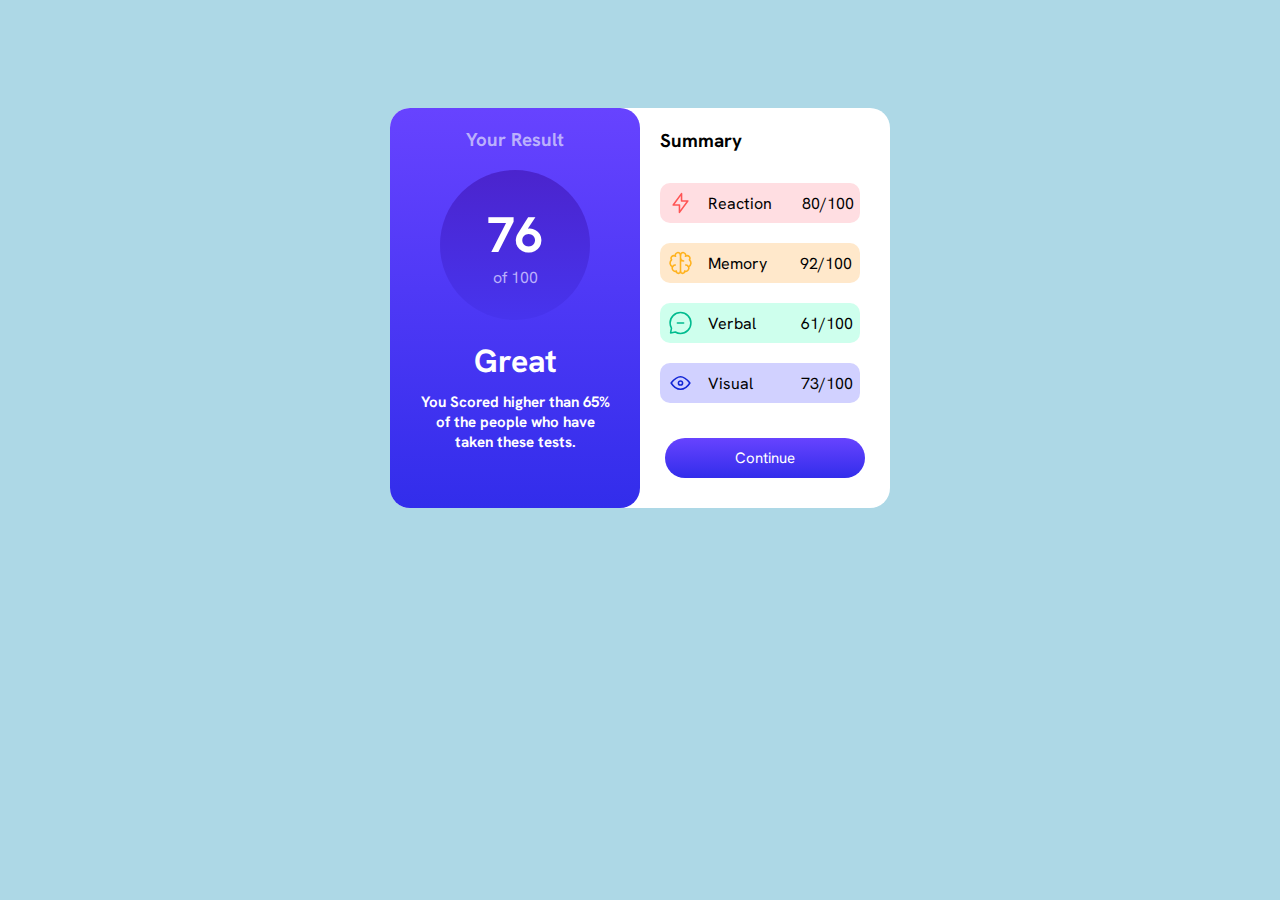
<file: index.html>
<!DOCTYPE html>
<html lang="en">
<head>
    <meta charset="UTF-8">
    <meta name="viewport" content="width=device-width, initial-scale=1.0">
    <title>Result card</title>
    <link rel="stylesheet" href="styles.css">
</head>
<body>
    <div class="container">
        <div class="left">
            <h3 class="leftheader">Your Result</h3>
            
            <div class="circle">
                <h1 class="percent">76</h1>
                <p class="total">of 100</p>
            </div>

            <div class="leftfooter">
                <h1 class="footertext1">Great</h1>
                <h3 class="footertext2">You Scored higher than 65% of the people who have taken these tests.</h3>
            </div>
      
        </div>
        <div class="right">
            <h3 class="rightheader">Summary</h3>
        <div class="reaction">
            <img class="icon1" src="assets/images/icon-reaction.svg" alt="">
            <p class="t1">Reaction</p>
            <p class="per1">80/100</p>
        </div>
        
        <div class="memory">
            <img class="icon2" src="assets/images/icon-memory.svg" alt="">
            <p class="t2">Memory</p>
            <p class="per2">92/100</p>
        </div>

        <div class="verbal">
            <img class="icon3" src="assets/images/icon-verbal.svg" alt="">
            <p class="t3">Verbal</p>
            <p class="per3">61/100</p>
        </div>

        <div class="visual">
            <img class="icon4" src="assets/images/icon-visual.svg" alt="">
            <p class="t4">Visual</p>
            <p class="per4">73/100</p></div>
            <button>Continue</button>
        </div>
        
    </div>
</body>
</html>
</file>
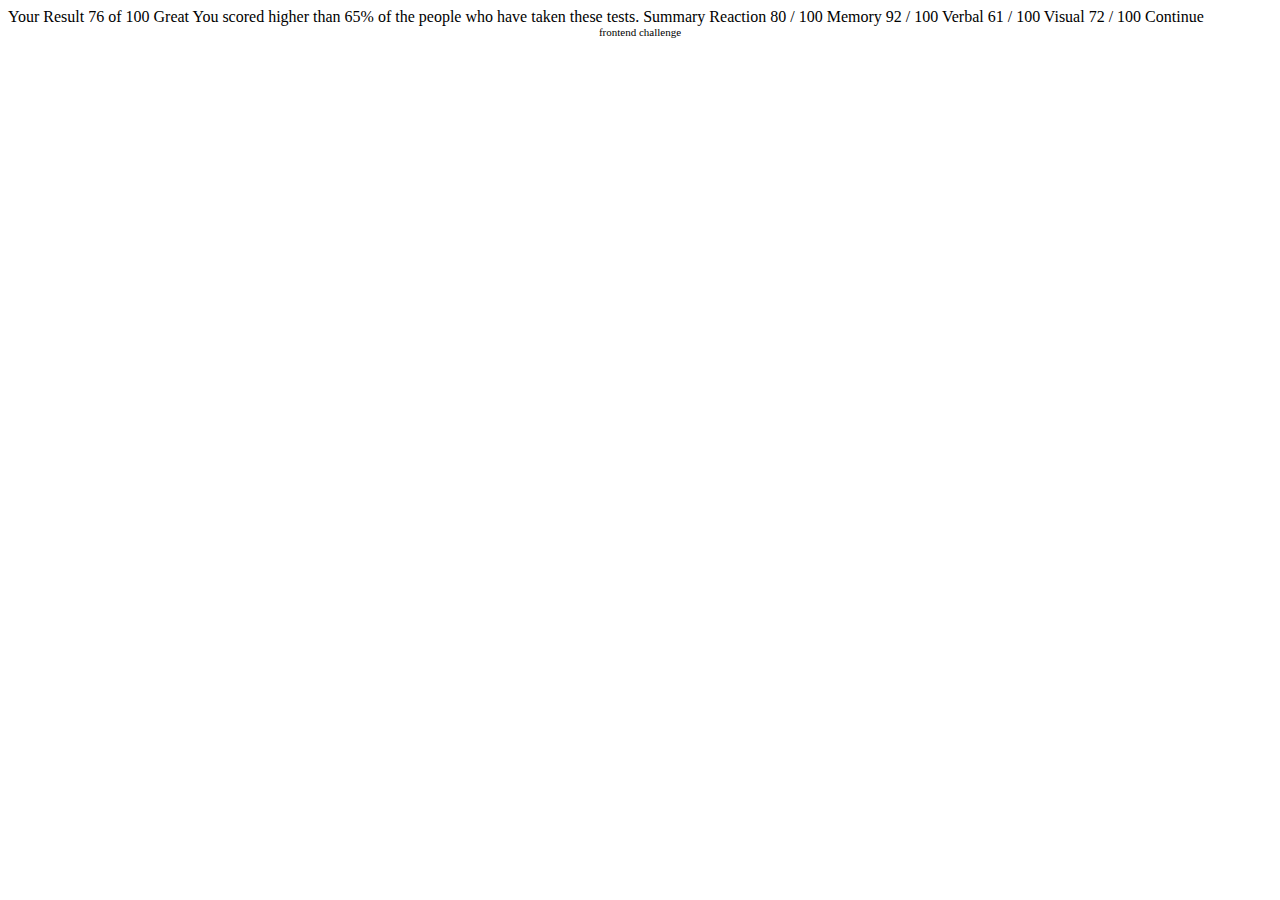
<file: index2.html>
<!DOCTYPE html>
<html lang="en">
<head>
  <meta charset="UTF-8">
  <meta name="viewport" content="width=device-width, initial-scale=1.0"> <!-- displays site properly based on user's device -->

  <link rel="icon" type="image/png" sizes="32x32" href="./assets/images/favicon-32x32.png">
  
  <title>Results summary component</title>

  <!-- Feel free to remove these styles or customise in your own stylesheet 👍 -->
  <style>
    .attribution { font-size: 11px; text-align: center; }
    .attribution a { color: hsl(228, 45%, 44%); }
  </style>
</head>
<body>

  Your Result
  76
  of 100

  Great
  You scored higher than 65% of the people who have taken these tests.
  
  Summary

  Reaction
  80 / 100

  Memory
  92 / 100

  Verbal
  61 / 100

  Visual
  72 / 100

  Continue
  
  <div class="attribution">
    frontend challenge
  </div>
</body>
</html>
</file>
<file: styles.css>
@font-face{
    font-family:font;
    src:url("/assets/fonts/HankenGrotesk-VariableFont_wght.ttf");
}

body{
    font-family:font;
    background-color:lightblue;
    display: flex;
    justify-content: center;
}

.container{
    background-color: white;
    display: flex;
    margin: 100px;
    /* border: 1px solid black; */
    border-radius: 20px;
    width: 500px;
    height: 400px;
}

.left{
    color: white;
    background: linear-gradient(#6743ff,#322deb);
    border-radius: 20px;
    width: 250px;
    height: 400px;
}

.right{
    border-top-right-radius: 20px;
    border-bottom-right-radius: 20px;
    width:250px;
    height:400px;
}

.leftheader{
    text-align: center;
    color:#bbb0fc;
    
}

.circle {
  background: linear-gradient(#4b24cd,#4734ee);
  width: 150px;
  height: 150px;
  border-radius: 50%;
  margin: 0 auto 20px;
  display: flex;
  flex-direction: column;
  justify-content: center;
  text-align: center;
}

.percent{
   margin:0px;
   font-size: 50px;
}

.total{
    margin: 0px;
    color:#bbb0fc;
}

.leftfooter{
    margin: auto auto;
    width: 200px;
    text-align: center;
}

.footertext1{
    margin:0px 0px;
}

.footertext2{
    font-size: 15px;
    margin:10px 0px;
}

.rightheader{
    
    margin-top: 20px;
    margin-bottom: 30px;
    margin-left: 20px;
}

.reaction,.memory,.verbal,.visual{
    border-radius: 10px;
    display: flex;
    margin: 20px 20px;
    width:200px;
    height: 40px;
}
.reaction{
    background-color: #ffdee2;
}
.memory{
    background-color: #ffe8cb;
}

.verbal{
    background-color: #ceffed;
}

.visual{
    background-color: #d1d1ff;
}

.icon1,.icon2,.icon3,.icon4{
    width: 25px;
    margin-left: 8px;
}

.t1,.t2,.t3,.t4{
    margin:10px 15px;
}

.per1{
    margin-top:10px;
    margin-left:15px;
}

.per2{
    margin-top:10px;
    margin-left:18px;
}

.per3{
    margin-top:10px;
    margin-left:30px;
}

.per4{
    margin-top:10px;
    margin-left:33px;
}

button{
    font-size: 15px;
    font-family: font;
    color: white;
    text-align: center;
    width:200px;
    height: 40px;
    margin:15px 25px;
    background: linear-gradient(#6743ff,#322deb);
    border:none;
    border-radius: 20px;
}

button:hover{
background: darkblue;
text-decoration: underline;
}
</file>
